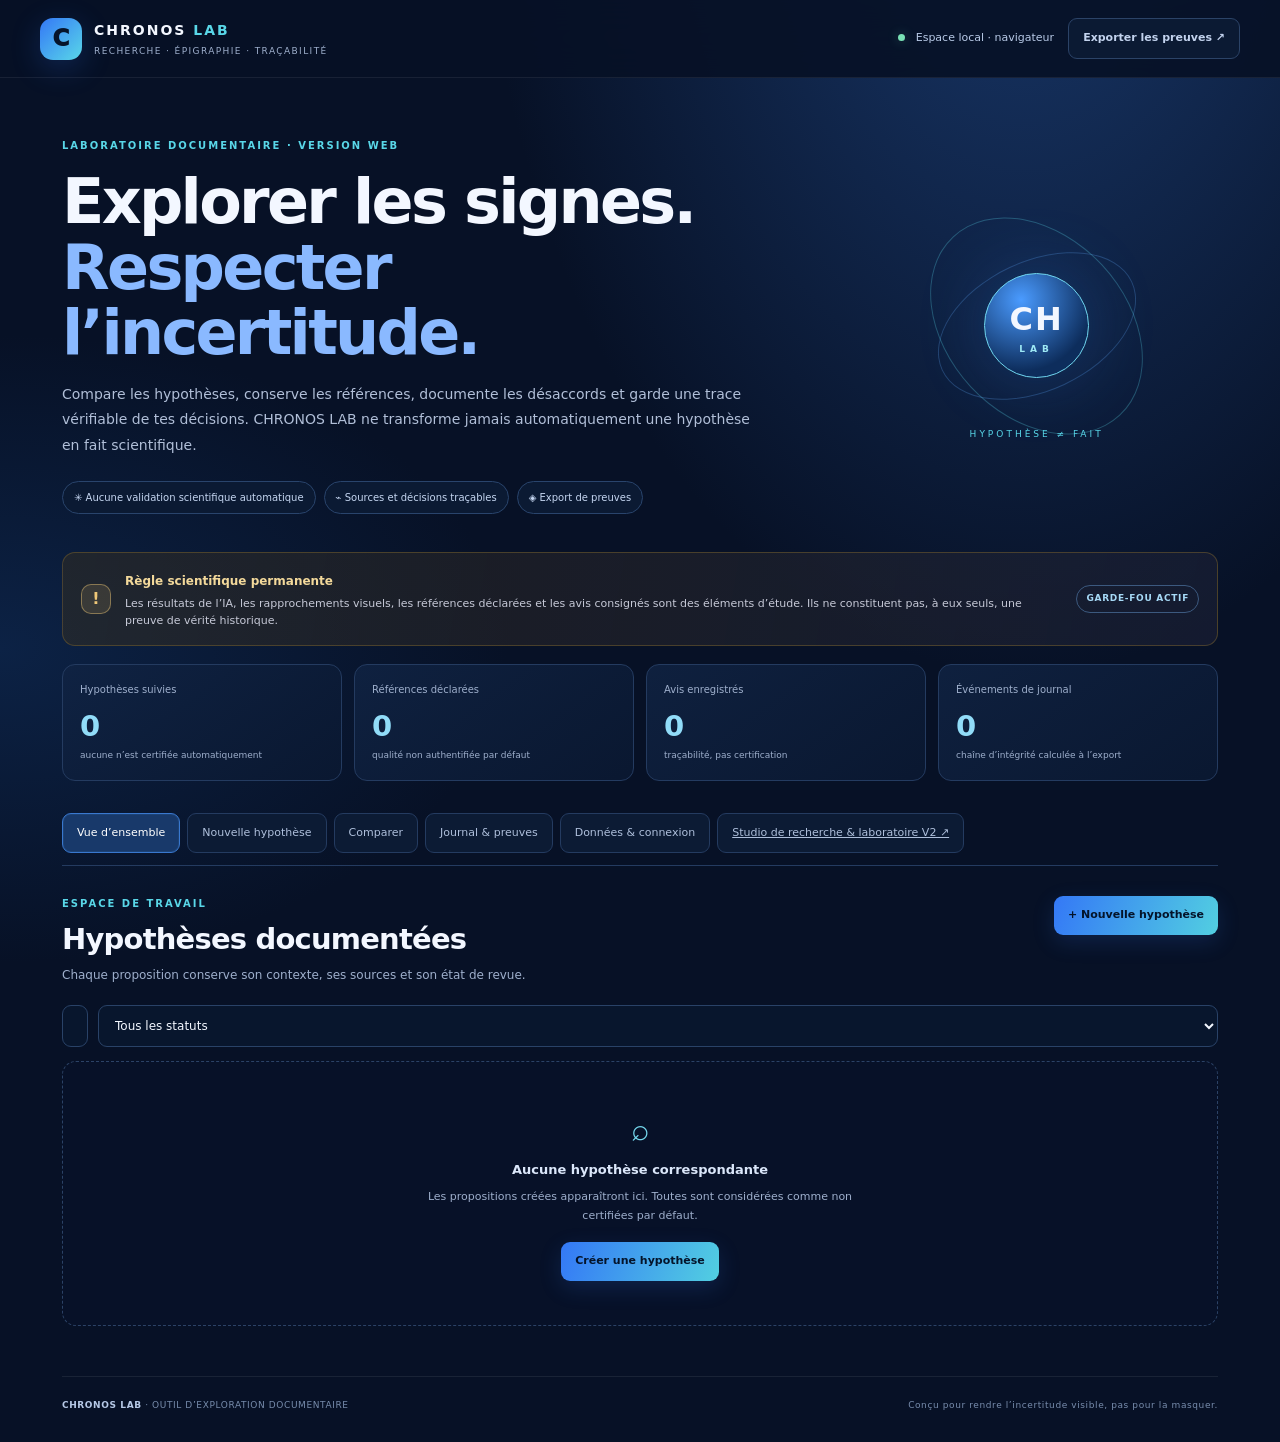
<file: site/index.html>
<!doctype html>
<html lang="fr">
<head>
<meta charset="utf-8"><meta name="viewport" content="width=device-width,initial-scale=1,viewport-fit=cover">
<meta name="theme-color" content="#08152d"><link rel="manifest" href="./manifest.webmanifest"><link rel="icon" href="./icon.svg" type="image/svg+xml"><meta name="apple-mobile-web-app-capable" content="yes"><meta name="description" content="CHRONOS LAB — espace de recherche documentaire, comparaison d'hypothèses et traçabilité épigraphique.">
<title>CHRONOS LAB — espace de recherche</title><link rel="stylesheet" href="./style.css">
</head>
<body>
<header class="topbar"><a class="brand" href="#accueil" aria-label="CHRONOS LAB accueil"><span class="sigil">C</span><span><b>CHRONOS <i>LAB</i></b><small>RECHERCHE · ÉPIGRAPHIE · TRAÇABILITÉ</small></span></a><div class="top-actions"><span class="local-pill"><span></span> Espace local · navigateur</span><button id="exportTop" class="btn btn-quiet">Exporter les preuves ↗</button></div></header>
<main>
<section class="hero" id="accueil"><div class="hero-copy"><div class="eyebrow">LABORATOIRE DOCUMENTAIRE · VERSION WEB</div><h1>Explorer les signes.<br><em>Respecter l’incertitude.</em></h1><p>Compare les hypothèses, conserve les références, documente les désaccords et garde une trace vérifiable de tes décisions. CHRONOS LAB ne transforme jamais automatiquement une hypothèse en fait scientifique.</p><div class="hero-badges"><span>✳ Aucune validation scientifique automatique</span><span>⌁ Sources et décisions traçables</span><span>◈ Export de preuves</span></div></div><div class="hero-stamp"><div class="orbit orbit-a"></div><div class="orbit orbit-b"></div><div class="core">CH<br><small>LAB</small></div><div class="stamp-caption">HYPOTHÈSE ≠ FAIT</div></div></section>
<div class="warning"><span class="warning-icon">!</span><div><b>Règle scientifique permanente</b><p>Les résultats de l’IA, les rapprochements visuels, les références déclarées et les avis consignés sont des éléments d’étude. Ils ne constituent pas, à eux seuls, une preuve de vérité historique.</p></div><span class="status-tag">GARDE-FOU ACTIF</span></div>
<section class="metrics" aria-label="Statistiques du dossier"><article class="metric"><span>Hypothèses suivies</span><strong id="countClaims">0</strong><small>aucune n’est certifiée automatiquement</small></article><article class="metric"><span>Références déclarées</span><strong id="countSources">0</strong><small>qualité non authentifiée par défaut</small></article><article class="metric"><span>Avis enregistrés</span><strong id="countReviews">0</strong><small>traçabilité, pas certification</small></article><article class="metric"><span>Événements de journal</span><strong id="countEvents">0</strong><small>chaîne d’intégrité calculée à l’export</small></article></section>
<nav class="tabs" aria-label="Sections du laboratoire"><button class="tab active" data-view="workspace">Vue d’ensemble</button><button class="tab" data-view="newclaim">Nouvelle hypothèse</button><button class="tab" data-view="compare">Comparer</button><button class="tab" data-view="evidence">Journal & preuves</button><button class="tab" data-view="settings">Données & connexion</button><a class="tab" href="./v2.html#researchops">Studio de recherche & laboratoire V2 ↗</a></nav>
<section class="view active" id="view-workspace"><div class="section-head"><div><div class="eyebrow">ESPACE DE TRAVAIL</div><h2>Hypothèses documentées</h2><p>Chaque proposition conserve son contexte, ses sources et son état de revue.</p></div><button class="btn btn-primary" data-goto="newclaim">+ Nouvelle hypothèse</button></div><div class="toolbar"><input id="searchClaims" placeholder="Rechercher une hypothèse, une écriture ou un artefact…" aria-label="Rechercher"><select id="filterStatus" aria-label="Filtrer par statut"><option value="all">Tous les statuts</option><option value="NEEDS_INDEPENDENT_REVIEW">À relire</option><option value="DISPUTED_REQUIRES_ADJUDICATION">Contestée</option><option value="TWO_REVIEWS_RECORDED_NOT_SCIENTIFIC_CERTIFICATION">Deux avis consignés</option></select></div><div id="claimsList" class="claim-list"><div class="empty-state"><div class="empty-icon">⌕</div><b>Aucune hypothèse dans cet espace</b><p>Ajoute une proposition avec au moins deux références bibliographiques distinctes pour commencer.</p><button class="btn btn-primary" data-goto="newclaim">Créer une hypothèse</button></div></div></section>
<section class="view" id="view-newclaim"><div class="section-head"><div><div class="eyebrow">DOSSIER DOCUMENTAIRE</div><h2>Enregistrer une hypothèse</h2><p>Décris ce qui est proposé, sur quelles sources et dans quel contexte.</p></div><span class="status-tag">NON CERTIFIÉE PAR DÉFAUT</span></div><form id="claimForm" class="panel form-panel"><div class="form-grid"><label>Écriture / culture<input name="culture" required placeholder="Ex. Maya classique, égyptien ancien…"></label><label>Identifiant de l’artefact<input name="artifact_id" placeholder="Inventaire, musée, publication…"></label><label>Type de proposition<select name="claim_type" required><option value="identification">Identification d’un signe</option><option value="transcription">Transcription</option><option value="transliteration">Translittération</option><option value="translation">Traduction</option><option value="dating">Datation</option><option value="interpretation">Interprétation</option></select></label><label class="span-2">Hypothèse à examiner<textarea name="claim_text" required rows="3" placeholder="Formule la proposition de façon précise et réfutable…"></textarea></label><label class="span-2">Contexte, incertitudes et alternatives<textarea name="context" rows="3" placeholder="État de conservation, variantes, lectures concurrentes, limites de l’image…"></textarea></label></div><div class="divider"></div><div class="subhead"><div><h3>Références documentaires</h3><p>Deux références distinctes au minimum. Leur existence, leur qualité et leur indépendance doivent être vérifiées par un humain.</p></div><span class="count-chip">MIN. 2</span></div><div class="source-grid"><div class="source-card"><b>Référence 1</b><label>Titre / ouvrage<input name="source1_title" required></label><label>Citation, auteur, année, page<input name="source1_citation" required></label><label>URL ou DOI<input name="source1_locator" placeholder="https://… ou DOI"></label></div><div class="source-card"><b>Référence 2</b><label>Titre / ouvrage<input name="source2_title" required></label><label>Citation, auteur, année, page<input name="source2_citation" required></label><label>URL ou DOI<input name="source2_locator" placeholder="https://… ou DOI"></label></div></div><label class="consent-line"><input type="checkbox" name="honest" required> Je confirme que cette proposition est une hypothèse de recherche et non un fait scientifiquement certifié.</label><div class="form-actions"><button type="reset" class="btn btn-quiet">Effacer</button><button type="submit" class="btn btn-primary">Enregistrer dans le journal <span>→</span></button></div><p id="claimMessage" class="form-message" role="status"></p></form></section>
<section class="view" id="view-compare"><div class="section-head"><div><div class="eyebrow">LECTURE CONTRADICTOIRE</div><h2>Comparer les hypothèses</h2><p>Sélectionne jusqu’à trois propositions pour examiner côte à côte leurs sources, leur contexte et leurs avis.</p></div></div><div class="compare-layout"><div class="panel"><h3>Choisir les propositions</h3><div id="compareChoices" class="compare-choices"><p class="muted">Ajoute des hypothèses pour activer la comparaison.</p></div><button id="runCompare" class="btn btn-primary" disabled>Comparer la sélection</button></div><div id="compareResults" class="compare-results"><div class="empty-state"><div class="empty-icon">⇄</div><b>La comparaison est prête</b><p>La comparaison organise les preuves déclarées ; elle ne détermine pas automatiquement quelle hypothèse est vraie.</p></div></div></div></section>
<section class="view" id="view-evidence"><div class="section-head"><div><div class="eyebrow">PROVENANCE & INTÉGRITÉ</div><h2>Journal des événements</h2><p>Les créations, revues, imports et exports sont consignés localement. L’export inclut une chaîne de hachage pour révéler certaines modifications ultérieures.</p></div><button class="btn btn-primary" id="verifyChain">Vérifier la chaîne</button></div><div class="integrity-card"><div><span class="integrity-dot"></span><b id="integrityStatus">Intégrité à vérifier à la demande</b><p>Le journal est conservé dans le stockage de ce navigateur. Ce mécanisme ne constitue pas un registre inviolable : un utilisateur ayant accès au stockage peut le modifier ou l’effacer.</p></div><span class="status-tag">SHA-256</span></div><div id="auditList" class="audit-list"></div><div class="form-actions"><button id="exportEvidence" class="btn btn-primary">Télécharger le dossier de preuves JSON ↗</button><button id="exportCsv" class="btn btn-quiet">Exporter les hypothèses CSV</button><label class="btn btn-quiet file-btn">Importer un dossier JSON<input id="importEvidence" type="file" accept="application/json,.json" hidden></label></div><p id="evidenceMessage" class="form-message" role="status"></p></section>
<section class="view" id="view-settings"><div class="section-head"><div><div class="eyebrow">CONFIGURATION</div><h2>Données & connexion</h2><p>Choisis le stockage local ou vérifie une instance de l’API Flask que tu contrôles.</p></div></div><div class="settings-grid"><div class="panel"><h3>Stockage de ce navigateur</h3><p class="muted">Les données sont conservées dans le navigateur actuel. Elles ne sont pas synchronisées automatiquement avec un autre appareil et peuvent être perdues si le stockage est effacé.</p><div class="settings-actions"><button id="downloadBackup" class="btn btn-primary">Créer une sauvegarde</button><button id="clearLocal" class="btn btn-danger">Effacer les données locales</button></div><label class="field-spaced">API Flask (facultatif)<input id="apiBase" placeholder="https://votre-api.example.com"></label><p class="fineprint">La page GitHub Pages est un site statique : elle ne peut pas exécuter le modèle Python/PyTorch. Ne publie pas une API d’écriture sans authentification et contrôle d’accès. Ne saisis jamais de mot de passe ou de clé secrète dans une page publique.</p><button id="checkApi" class="btn btn-quiet">Tester le statut de l’API</button><pre id="apiResult" class="api-result" aria-live="polite">API non configurée.</pre></div><div class="panel"><h3>Ce que les statuts signifient</h3><div class="status-explainer"><b>À relire</b><p>Une proposition est enregistrée ; aucune validation indépendante suffisante n’est consignée.</p></div><div class="status-explainer"><b>Contestée</b><p>Au moins un avis est en désaccord. Une procédure d’arbitrage humaine est nécessaire.</p></div><div class="status-explainer"><b>Deux avis consignés</b><p>Deux avis concordants ont été enregistrés. Ce statut n’est jamais une certification scientifique.</p></div><div class="status-explainer"><b>Calibration indisponible</b><p>Le modèle doit s’abstenir de valider sa proposition, mais peut afficher des candidats exploratoires.</p></div></div></div></section>
<footer><div><b>CHRONOS LAB</b><span> · OUTIL D’EXPLORATION DOCUMENTAIRE</span></div><p>Conçu pour rendre l’incertitude visible, pas pour la masquer.</p></footer>
</main><div id="toast" class="toast" role="status" aria-live="polite"></div><script src="./app.js" defer></script>
</body></html>
</file>
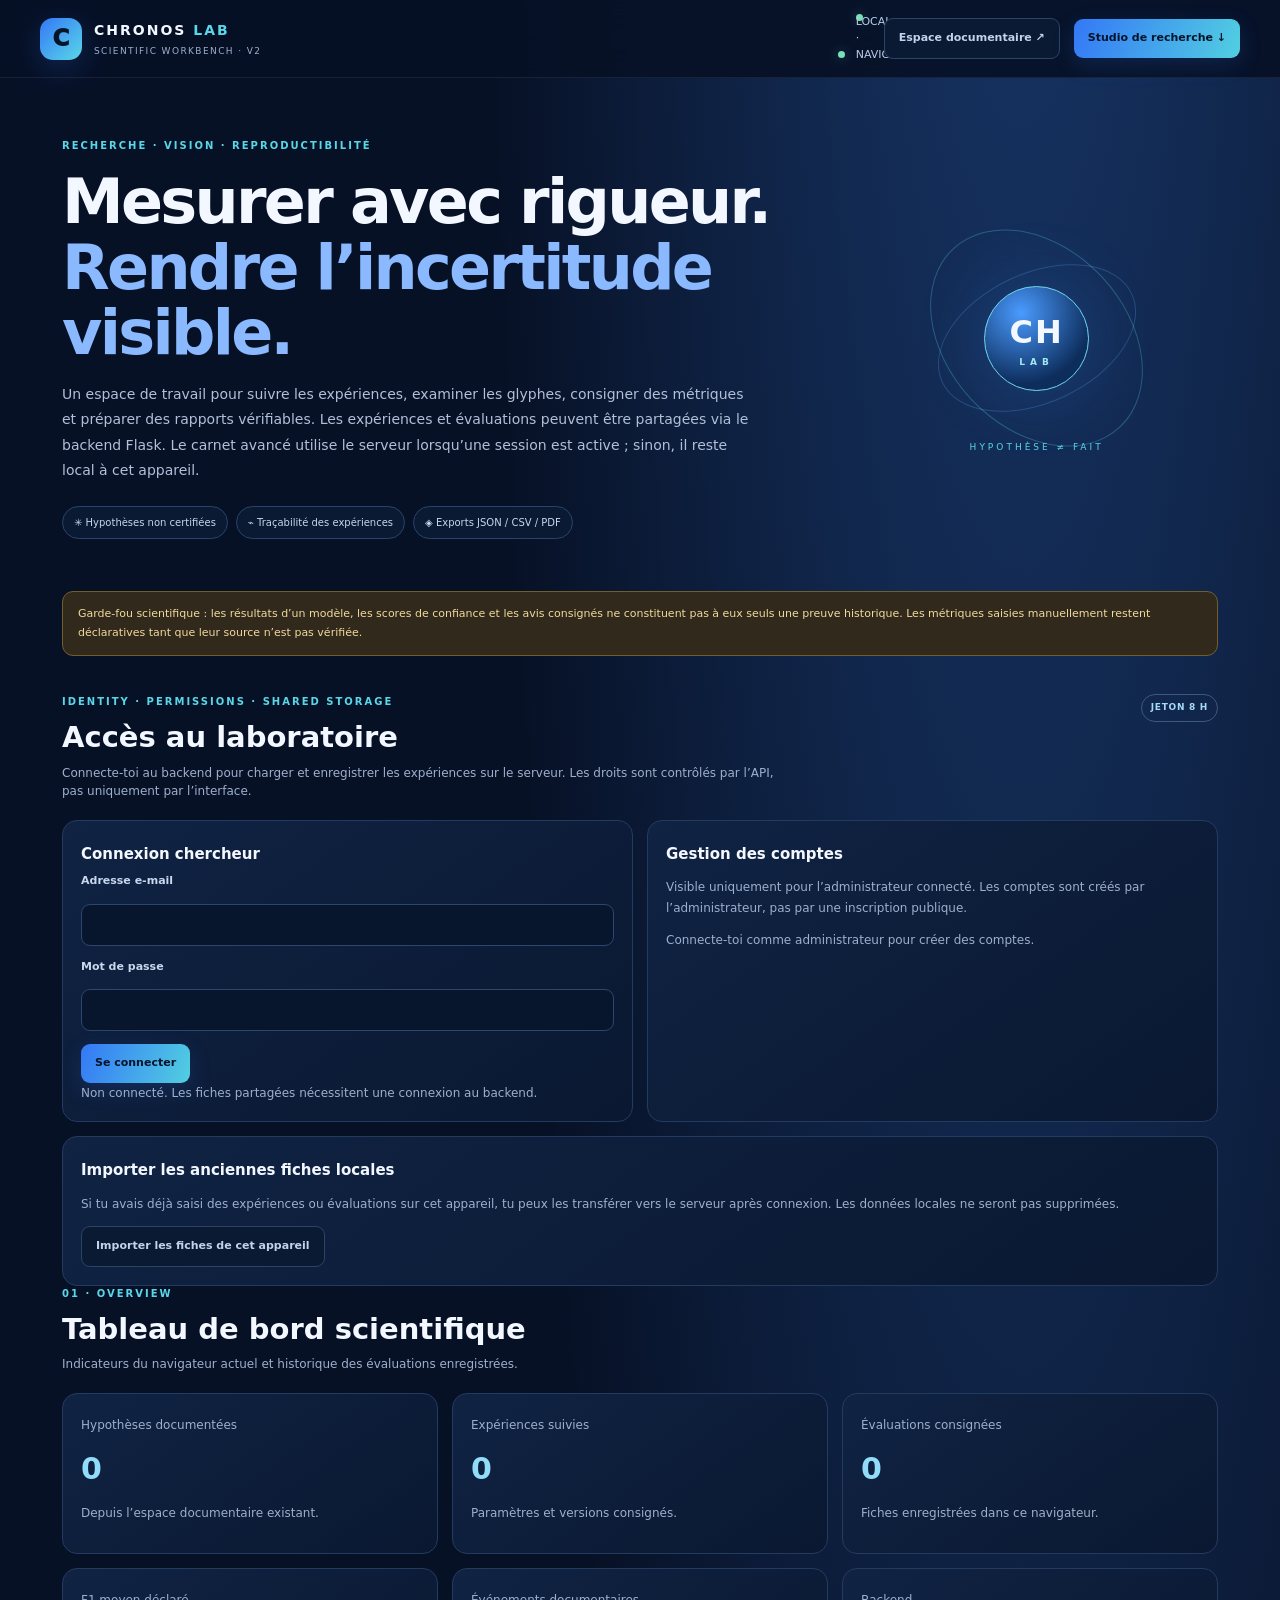
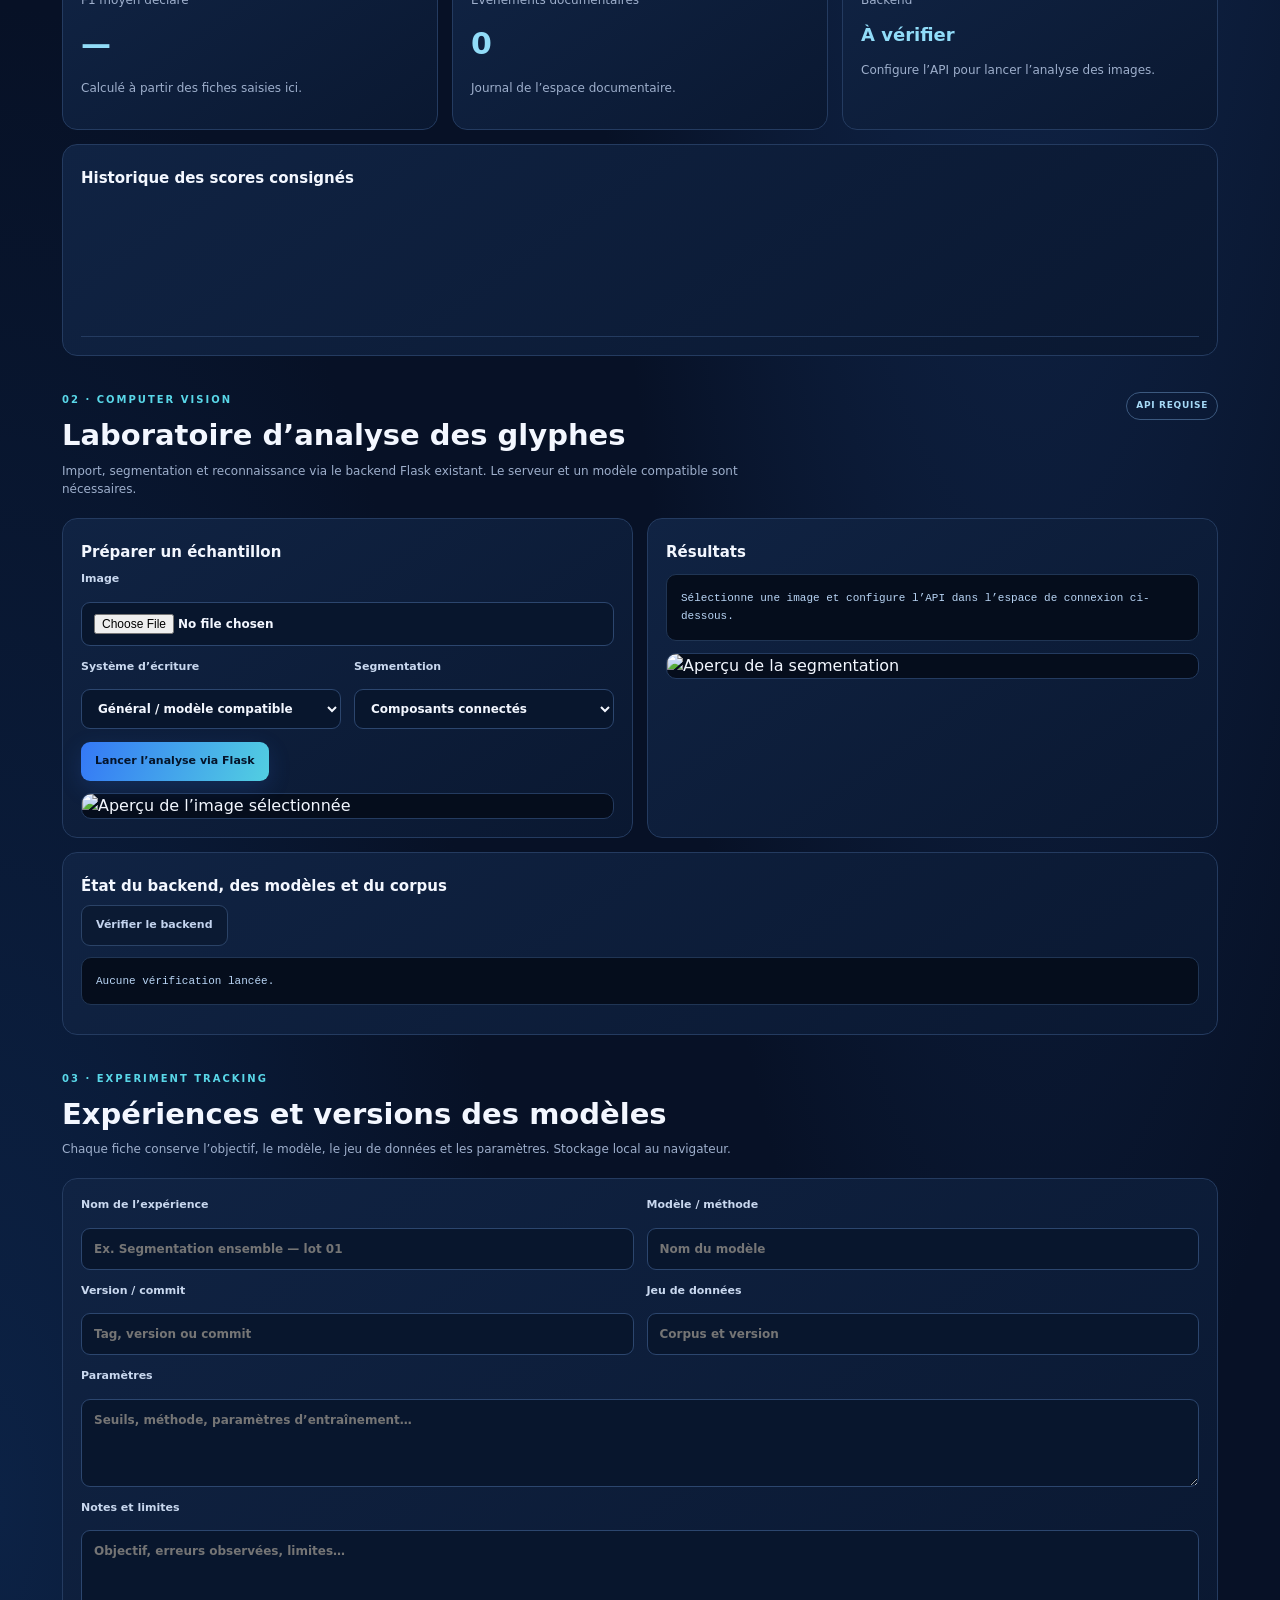
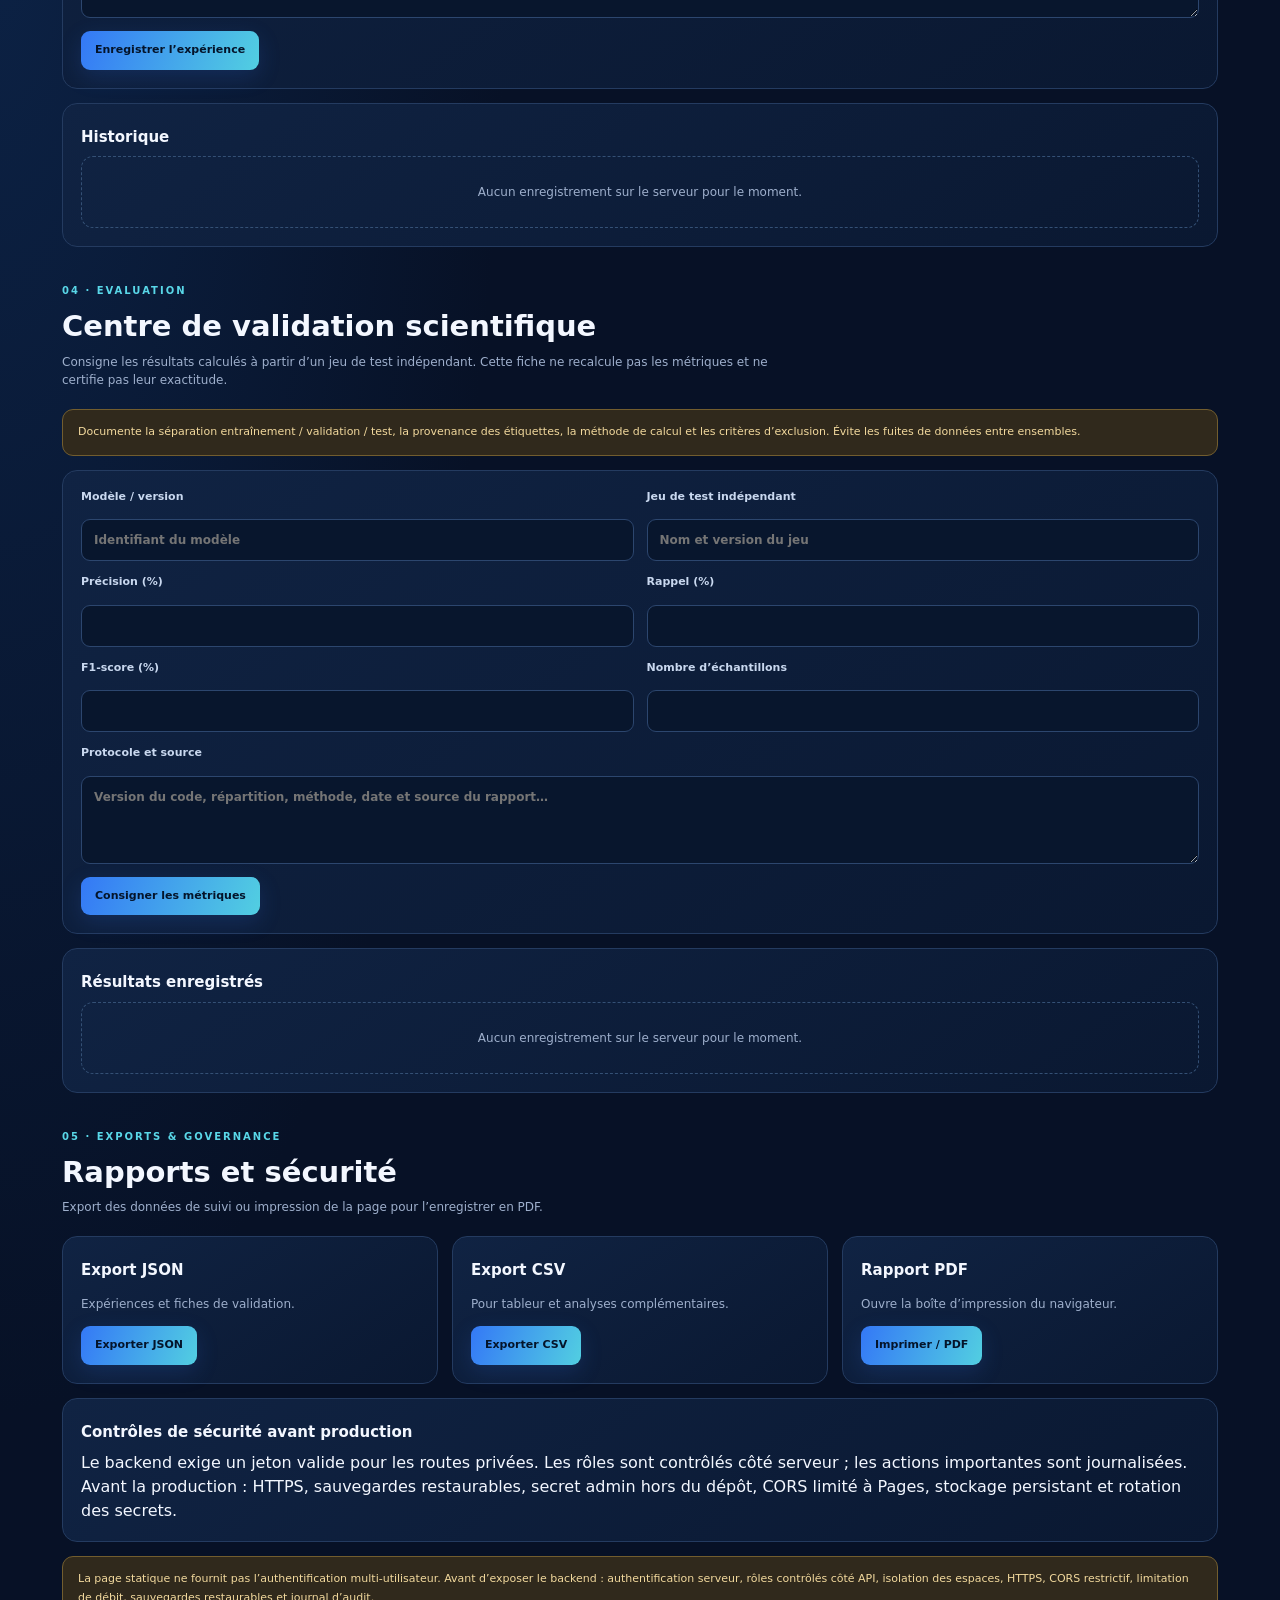
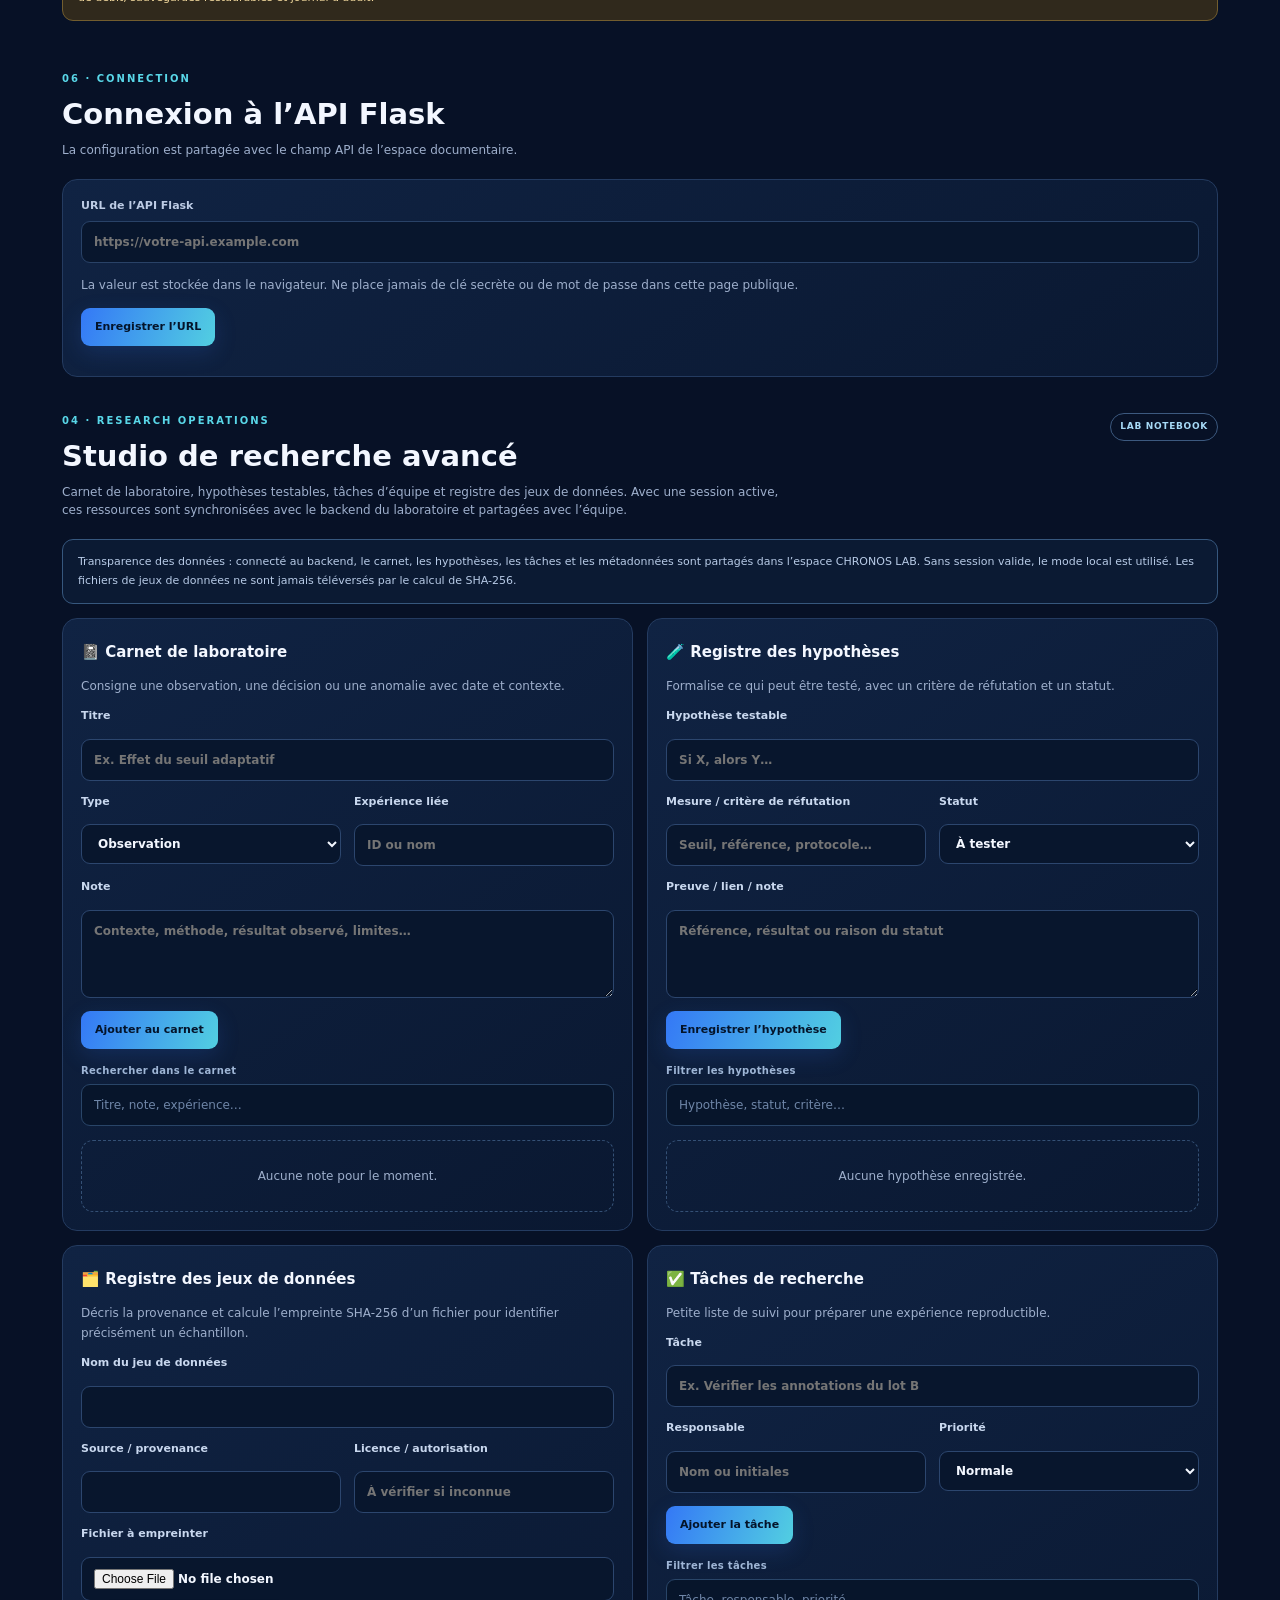
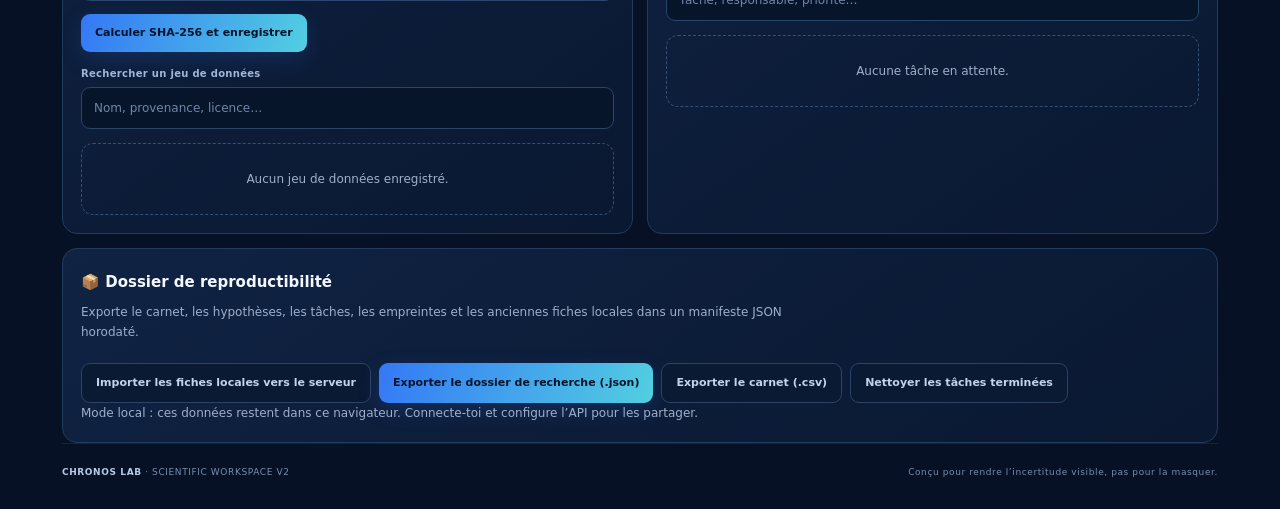
<file: site/v2.html>
<!doctype html>
<html lang="fr">
<head>
<meta charset="utf-8"><meta name="viewport" content="width=device-width,initial-scale=1,viewport-fit=cover">
<meta name="theme-color" content="#071126"><meta name="description" content="CHRONOS LAB V2 — laboratoire de recherche, traçabilité, glyphes et validation scientifique.">
<title>CHRONOS LAB V2 — Scientific Workbench</title>
<link rel="stylesheet" href="./style.css"><link rel="stylesheet" href="./v2.css">
</head>
<body>
<header class="topbar"><a class="brand" href="./index.html"><span class="sigil">C</span><span><b>CHRONOS <i>LAB</i></b><small>SCIENTIFIC WORKBENCH · V2</small></span></a><div class="top-actions"><span class="local-pill"><span></span> <span id="clStorageMode">LOCAL · NAVIGATEUR</span></span><a class="btn btn-quiet" href="./index.html">Espace documentaire ↗</a><a class="btn btn-primary" href="#researchops">Studio de recherche ↓</a></div></header>
<main>
<section class="hero"><div class="hero-copy"><div class="v2-kicker">RECHERCHE · VISION · REPRODUCTIBILITÉ</div><h1>Mesurer avec rigueur.<br><em>Rendre l’incertitude visible.</em></h1><p>Un espace de travail pour suivre les expériences, examiner les glyphes, consigner des métriques et préparer des rapports vérifiables. Les expériences et évaluations peuvent être partagées via le backend Flask. Le carnet avancé utilise le serveur lorsqu’une session est active ; sinon, il reste local à cet appareil.</p><div class="hero-badges"><span>✳ Hypothèses non certifiées</span><span>⌁ Traçabilité des expériences</span><span>◈ Exports JSON / CSV / PDF</span></div></div><div class="hero-stamp"><div class="orbit orbit-a"></div><div class="orbit orbit-b"></div><div class="core">CH<br><small>LAB</small></div><div class="stamp-caption">HYPOTHÈSE ≠ FAIT</div></div></section>
<div class="v2-notice warn">Garde-fou scientifique : les résultats d’un modèle, les scores de confiance et les avis consignés ne constituent pas à eux seuls une preuve historique. Les métriques saisies manuellement restent déclaratives tant que leur source n’est pas vérifiée.</div>
<section id="account" style="padding-top:24px"><div class="v2-head"><div><div class="v2-kicker">IDENTITY · PERMISSIONS · SHARED STORAGE</div><h2>Accès au laboratoire</h2><p>Connecte-toi au backend pour charger et enregistrer les expériences sur le serveur. Les droits sont contrôlés par l’API, pas uniquement par l’interface.</p></div><span class="status-tag">JETON 8 H</span></div>
<div class="v2-grid" style="grid-template-columns:repeat(2,minmax(0,1fr))">
<article class="v2-card"><h3>Connexion chercheur</h3><form id="v2LoginForm" class="v2-form"><label class="v2-span">Adresse e-mail<input name="email" type="email" autocomplete="username" required maxlength="254"></label><label class="v2-span">Mot de passe<input name="password" type="password" autocomplete="current-password" required></label><div class="v2-span"><button class="btn btn-primary" type="submit">Se connecter</button></div></form><div id="v2AuthStatus" class="v2-muted" role="status" aria-live="polite">Non connecté. Configure l’URL de l’API plus bas, puis connecte-toi.</div><button id="v2Logout" class="btn btn-quiet" type="button" hidden>Se déconnecter</button></article>
<article class="v2-card"><h3>Gestion des comptes</h3><p>Visible uniquement pour l’administrateur connecté. Les comptes sont créés par l’administrateur, pas par une inscription publique.</p><form id="v2UserForm" class="v2-form" hidden><label>Nom affiché<input name="display_name" required maxlength="120"></label><label>E-mail<input name="email" type="email" required maxlength="254"></label><label>Rôle<select name="role"><option value="researcher">Chercheur — expériences et évaluations</option><option value="evaluator">Évaluateur — lecture et évaluations</option></select></label><label>Mot de passe initial<input name="password" type="password" minlength="14" required autocomplete="new-password"></label><div class="v2-span"><button class="btn btn-primary" type="submit">Créer le compte</button></div></form><div id="v2UsersList" class="v2-muted">Connecte-toi comme administrateur pour créer des comptes.</div></article>
</div>
<article class="v2-card" style="margin-top:14px"><h3>Importer les anciennes fiches locales</h3><p>Si tu avais déjà saisi des expériences ou évaluations sur cet appareil, tu peux les transférer vers le serveur après connexion. Les données locales ne seront pas supprimées.</p><button id="v2SyncLocal" class="btn btn-quiet" type="button" disabled>Importer les fiches de cet appareil</button><span id="v2ImportStatus" class="v2-muted" role="status" aria-live="polite"></span></article>
</section>
<section id="dashboard"><div class="v2-head"><div><div class="v2-kicker">01 · OVERVIEW</div><h2>Tableau de bord scientifique</h2><p>Indicateurs du navigateur actuel et historique des évaluations enregistrées.</p></div></div>
<div class="v2-grid">
<article class="v2-card"><span class="v2-muted">Hypothèses documentées</span><strong class="v2-value" id="v2ClaimCount">0</strong><p>Depuis l’espace documentaire existant.</p></article>
<article class="v2-card"><span class="v2-muted">Expériences suivies</span><strong class="v2-value" id="v2ExperimentCount">0</strong><p>Paramètres et versions consignés.</p></article>
<article class="v2-card"><span class="v2-muted">Évaluations consignées</span><strong class="v2-value" id="v2ValidationCount">0</strong><p>Fiches enregistrées dans ce navigateur.</p></article>
<article class="v2-card"><span class="v2-muted">F1 moyen déclaré</span><strong class="v2-value" id="v2AverageF1">—</strong><p>Calculé à partir des fiches saisies ici.</p></article>
<article class="v2-card"><span class="v2-muted">Événements documentaires</span><strong class="v2-value" id="v2EventCount">0</strong><p>Journal de l’espace documentaire.</p></article>
<article class="v2-card"><span class="v2-muted">Backend</span><strong class="v2-value" style="font-size:18px">À vérifier</strong><p>Configure l’API pour lancer l’analyse des images.</p></article>
</div>
<div class="v2-card" style="margin-top:14px"><h3>Historique des scores consignés</h3><div id="v2ValidationChart" class="v2-chart"></div></div></section>
<section id="glyphlab" style="padding-top:36px"><div class="v2-head"><div><div class="v2-kicker">02 · COMPUTER VISION</div><h2>Laboratoire d’analyse des glyphes</h2><p>Import, segmentation et reconnaissance via le backend Flask existant. Le serveur et un modèle compatible sont nécessaires.</p></div><span class="status-tag">API REQUISE</span></div>
<div class="v2-grid" style="grid-template-columns:repeat(2,minmax(0,1fr))"><article class="v2-card"><h3>Préparer un échantillon</h3><form id="v2AnalyzeImage" class="v2-form">
<label class="v2-span">Image<input id="v2Image" type="file" accept="image/png,image/jpeg,image/webp,image/bmp,image/tiff" required></label>
<label>Système d’écriture<select id="v2Script"><option value="general">Général / modèle compatible</option><option value="maya_classical">Maya classique</option><option value="egyptian_hieroglyphs">Hiéroglyphes égyptiens</option><option value="cuneiform">Cunéiforme</option><option value="linear_b">Linéaire B</option><option value="linear_a">Linéaire A</option></select></label>
<label>Segmentation<select id="v2Segmentation"><option value="components">Composants connectés</option><option value="watershed">Watershed</option><option value="ensemble">Ensemble</option></select></label>
<div class="v2-span"><button class="btn btn-primary" type="submit">Lancer l’analyse via Flask</button></div></form><img id="v2ImagePreview" class="v2-preview" alt="Aperçu de l’image sélectionnée" hidden></article>
<article class="v2-card"><h3>Résultats</h3><pre id="v2GlyphResult" class="v2-result" aria-live="polite">Sélectionne une image et configure l’API dans l’espace de connexion ci-dessous.</pre><img id="v2ServerPreview" class="v2-preview" alt="Aperçu de la segmentation" hidden></article></div>
<div class="v2-card" style="margin-top:14px"><h3>État du backend, des modèles et du corpus</h3><button id="v2CheckBackend" class="btn btn-quiet">Vérifier le backend</button><pre id="v2BackendStatus" class="v2-result">Aucune vérification lancée.</pre></div></section>
<section id="experiments" style="padding-top:36px"><div class="v2-head"><div><div class="v2-kicker">03 · EXPERIMENT TRACKING</div><h2>Expériences et versions des modèles</h2><p>Chaque fiche conserve l’objectif, le modèle, le jeu de données et les paramètres. Stockage local au navigateur.</p></div></div>
<article class="v2-card"><form id="v2ExperimentForm" class="v2-form">
<label>Nom de l’expérience<input name="name" required placeholder="Ex. Segmentation ensemble — lot 01"></label><label>Modèle / méthode<input name="model" required placeholder="Nom du modèle"></label>
<label>Version / commit<input name="version" placeholder="Tag, version ou commit"></label><label>Jeu de données<input name="dataset" required placeholder="Corpus et version"></label>
<label class="v2-span">Paramètres<textarea name="parameters" placeholder="Seuils, méthode, paramètres d’entraînement…"></textarea></label><label class="v2-span">Notes et limites<textarea name="notes" placeholder="Objectif, erreurs observées, limites…"></textarea></label>
<div class="v2-span"><button class="btn btn-primary" type="submit">Enregistrer l’expérience</button></div></form></article>
<div class="v2-card" style="margin-top:14px"><h3>Historique</h3><div id="v2ExperimentsList"></div></div></section>
<section id="validation" style="padding-top:36px"><div class="v2-head"><div><div class="v2-kicker">04 · EVALUATION</div><h2>Centre de validation scientifique</h2><p>Consigne les résultats calculés à partir d’un jeu de test indépendant. Cette fiche ne recalcule pas les métriques et ne certifie pas leur exactitude.</p></div></div>
<div class="v2-notice warn">Documente la séparation entraînement / validation / test, la provenance des étiquettes, la méthode de calcul et les critères d’exclusion. Évite les fuites de données entre ensembles.</div>
<article class="v2-card"><form id="v2ValidationForm" class="v2-form">
<label>Modèle / version<input name="model" required placeholder="Identifiant du modèle"></label><label>Jeu de test indépendant<input name="dataset" required placeholder="Nom et version du jeu"></label>
<label>Précision (%)<input name="precision" type="number" min="0" max="100" step="0.01" required></label><label>Rappel (%)<input name="recall" type="number" min="0" max="100" step="0.01" required></label>
<label>F1-score (%)<input name="f1" type="number" min="0" max="100" step="0.01" required></label><label>Nombre d’échantillons<input name="samples" type="number" min="0" step="1" required></label>
<label class="v2-span">Protocole et source<textarea name="protocol" required placeholder="Version du code, répartition, méthode, date et source du rapport…"></textarea></label><div class="v2-span"><button class="btn btn-primary" type="submit">Consigner les métriques</button></div></form></article>
<div class="v2-card" style="margin-top:14px"><h3>Résultats enregistrés</h3><div id="v2ValidationsList"></div></div></section>
<section id="reports" style="padding-top:36px"><div class="v2-head"><div><div class="v2-kicker">05 · EXPORTS & GOVERNANCE</div><h2>Rapports et sécurité</h2><p>Export des données de suivi ou impression de la page pour l’enregistrer en PDF.</p></div></div>
<div class="v2-grid"><article class="v2-card"><h3>Export JSON</h3><p>Expériences et fiches de validation.</p><button id="v2ExportJson" class="btn btn-primary">Exporter JSON</button></article><article class="v2-card"><h3>Export CSV</h3><p>Pour tableur et analyses complémentaires.</p><button id="v2ExportCsv" class="btn btn-primary">Exporter CSV</button></article><article class="v2-card"><h3>Rapport PDF</h3><p>Ouvre la boîte d’impression du navigateur.</p><button id="v2PrintReport" class="btn btn-primary">Imprimer / PDF</button></article></div>
<article class="v2-card" style="margin-top:14px"><h3>Contrôles de sécurité avant production</h3><div id="v2SecurityChecklist" class="v2-checklist"></div></article>
<div class="v2-notice warn">La page statique ne fournit pas l’authentification multi-utilisateur. Avant d’exposer le backend : authentification serveur, rôles contrôlés côté API, isolation des espaces, HTTPS, CORS restrictif, limitation de débit, sauvegardes restaurables et journal d’audit.</div></section>
<section id="connection" style="padding-top:36px"><div class="v2-head"><div><div class="v2-kicker">06 · CONNECTION</div><h2>Connexion à l’API Flask</h2><p>La configuration est partagée avec le champ API de l’espace documentaire.</p></div></div><article class="v2-card"><label>URL de l’API Flask<input id="apiBase" class="v2-field" placeholder="https://votre-api.example.com"></label><p class="v2-muted">La valeur est stockée dans le navigateur. Ne place jamais de clé secrète ou de mot de passe dans cette page publique.</p><button id="saveApiBase" class="btn btn-primary">Enregistrer l’URL</button><p id="apiSaved" class="v2-muted" aria-live="polite"></p></article></section>
<section id="researchops" style="padding-top:36px">
 <div class="v2-head"><div><div class="v2-kicker">04 · RESEARCH OPERATIONS</div><h2>Studio de recherche avancé</h2><p>Carnet de laboratoire, hypothèses testables, tâches d’équipe et registre des jeux de données. Avec une session active, ces ressources sont synchronisées avec le backend du laboratoire et partagées avec l’équipe.</p></div><span class="status-tag">LAB NOTEBOOK</span></div>
 <div class="v2-notice">Transparence des données : connecté au backend, le carnet, les hypothèses, les tâches et les métadonnées sont partagés dans l’espace CHRONOS LAB. Sans session valide, le mode local est utilisé. Les fichiers de jeux de données ne sont jamais téléversés par le calcul de SHA-256.</div>
 <div class="v2-grid" style="grid-template-columns:repeat(2,minmax(0,1fr))">
  <article class="v2-card"><h3>📓 Carnet de laboratoire</h3><p>Consigne une observation, une décision ou une anomalie avec date et contexte.</p>
   <form id="clNotebookForm" class="v2-form"><label class="v2-span">Titre<input name="title" maxlength="140" required placeholder="Ex. Effet du seuil adaptatif"></label><label>Type<select name="kind"><option>Observation</option><option>Décision</option><option>Anomalie</option><option>Résultat négatif</option><option>Question ouverte</option></select></label><label>Expérience liée<input name="experiment" maxlength="140" placeholder="ID ou nom"></label><label class="v2-span">Note<textarea name="body" maxlength="5000" required placeholder="Contexte, méthode, résultat observé, limites…"></textarea></label><div class="v2-span"><button class="btn btn-primary" type="submit">Ajouter au carnet</button></div></form><label class="cl-search-label" for="clNotebookSearch">Rechercher dans le carnet</label><input id="clNotebookSearch" class="cl-search" type="search" placeholder="Titre, note, expérience…" autocomplete="off"><div id="clNotebookList" class="cl-list"></div>
  </article>
  <article class="v2-card"><h3>🧪 Registre des hypothèses</h3><p>Formalise ce qui peut être testé, avec un critère de réfutation et un statut.</p>
   <form id="clHypothesisForm" class="v2-form"><label class="v2-span">Hypothèse testable<input name="claim" maxlength="500" required placeholder="Si X, alors Y…"></label><label>Mesure / critère de réfutation<input name="criterion" maxlength="300" required placeholder="Seuil, référence, protocole…"></label><label>Statut<select name="status"><option>À tester</option><option>En cours</option><option>Étayée</option><option>Réfutée</option><option>Non concluante</option></select></label><label class="v2-span">Preuve / lien / note<textarea name="evidence" maxlength="2000" placeholder="Référence, résultat ou raison du statut"></textarea></label><div class="v2-span"><button class="btn btn-primary" type="submit">Enregistrer l’hypothèse</button></div></form><label class="cl-search-label" for="clHypothesisSearch">Filtrer les hypothèses</label><input id="clHypothesisSearch" class="cl-search" type="search" placeholder="Hypothèse, statut, critère…" autocomplete="off"><div id="clHypothesisList" class="cl-list"></div>
  </article>
  <article class="v2-card"><h3>🗂️ Registre des jeux de données</h3><p>Décris la provenance et calcule l’empreinte SHA-256 d’un fichier pour identifier précisément un échantillon.</p>
   <form id="clDatasetForm" class="v2-form"><label class="v2-span">Nom du jeu de données<input name="name" maxlength="160" required></label><label>Source / provenance<input name="source" maxlength="300" required></label><label>Licence / autorisation<input name="license" maxlength="160" placeholder="À vérifier si inconnue"></label><label class="v2-span">Fichier à empreinter<input id="clDatasetFile" type="file" required></label><div class="v2-span"><button class="btn btn-primary" type="submit">Calculer SHA-256 et enregistrer</button></div></form><label class="cl-search-label" for="clDatasetSearch">Rechercher un jeu de données</label><input id="clDatasetSearch" class="cl-search" type="search" placeholder="Nom, provenance, licence…" autocomplete="off"><div id="clDatasetList" class="cl-list"></div>
  </article>
  <article class="v2-card"><h3>✅ Tâches de recherche</h3><p>Petite liste de suivi pour préparer une expérience reproductible.</p>
   <form id="clTaskForm" class="v2-form"><label class="v2-span">Tâche<input name="title" maxlength="220" required placeholder="Ex. Vérifier les annotations du lot B"></label><label>Responsable<input name="owner" maxlength="120" placeholder="Nom ou initiales"></label><label>Priorité<select name="priority"><option>Normale</option><option>Haute</option><option>Critique</option><option>Basse</option></select></label><div class="v2-span"><button class="btn btn-primary" type="submit">Ajouter la tâche</button></div></form><label class="cl-search-label" for="clTaskSearch">Filtrer les tâches</label><input id="clTaskSearch" class="cl-search" type="search" placeholder="Tâche, responsable, priorité…" autocomplete="off"><div id="clTaskList" class="cl-list"></div>
  </article>
 </div>
 <article class="v2-card" style="margin-top:14px"><div class="v2-head"><div><h3>📦 Dossier de reproductibilité</h3><p>Exporte le carnet, les hypothèses, les tâches, les empreintes et les anciennes fiches locales dans un manifeste JSON horodaté.</p></div></div><div class="v2-actions"><button class="btn btn-quiet" id="clImportLocal" type="button">Importer les fiches locales vers le serveur</button><button class="btn btn-primary" id="clExportBundle" type="button">Exporter le dossier de recherche (.json)</button><button class="btn btn-quiet" id="clExportNotes" type="button">Exporter le carnet (.csv)</button><button class="btn btn-quiet" id="clClearCompleted" type="button">Nettoyer les tâches terminées</button></div><div id="clBundleStatus" class="v2-muted" role="status" aria-live="polite"></div></article>
</section>

<nav class="mobile-workbench-dock" aria-label="Navigation rapide du laboratoire">
 <a href="#dashboard"><span aria-hidden="true">◫</span><small>Vue d’ensemble</small></a>
 <a href="#glyphlab"><span aria-hidden="true">⌕</span><small>Glyphes</small></a>
 <a href="#experiments"><span aria-hidden="true">⚗</span><small>Expériences</small></a>
 <a href="#validation"><span aria-hidden="true">✓</span><small>Validation</small></a>
 <a href="#researchops"><span aria-hidden="true">▤</span><small>Studio</small></a>
</nav>
<footer><div><b>CHRONOS LAB</b><span> · SCIENTIFIC WORKSPACE V2</span></div><p>Conçu pour rendre l’incertitude visible, pas pour la masquer.</p></footer>
</main><div id="toast" class="toast" role="status" aria-live="polite"></div>
<script src="./v2.js" defer></script>
<script defer>
document.addEventListener('DOMContentLoaded',()=>{const input=document.querySelector('#apiBase'),key='chronos-lab-api-base-v1';input.value=localStorage.getItem(key)||'';document.querySelector('#saveApiBase').addEventListener('click',()=>{localStorage.setItem(key,input.value.trim().replace(/\/$/,''));document.querySelector('#apiSaved').textContent='URL enregistrée dans ce navigateur.';});});
</script>
<script src="./v2-lab.js" defer></script>
</body></html>
</file>
<file: site/style.css>
:root{--bg:#071126;--panel:#0c1b37;--panel2:#102345;--line:#243b60;--blue:#3478f6;--cyan:#59d7e8;--ink:#f3f7ff;--muted:#9eafcc;--gold:#f0c878;--green:#79e1b5;--red:#ff8f9c;box-sizing:border-box}*{box-sizing:border-box}html{scroll-behavior:smooth}body{margin:0;background:radial-gradient(ellipse at 80% -15%,#1a3b70 0,transparent 38%),radial-gradient(ellipse at 0% 45%,#0c2245 0,transparent 28%),var(--bg);color:var(--ink);font-family:Inter,ui-sans-serif,system-ui,-apple-system,"Segoe UI",sans-serif;line-height:1.5}.topbar{height:78px;padding:0 max(22px,calc((100vw - 1200px)/2));display:flex;align-items:center;justify-content:space-between;gap:20px;border-bottom:1px solid #ffffff12;background:#071126e8;backdrop-filter:blur(18px);position:sticky;top:0;z-index:5}.brand{display:flex;gap:12px;align-items:center;text-decoration:none;color:var(--ink)}.sigil{width:42px;height:42px;display:grid;place-items:center;border-radius:13px;background:linear-gradient(135deg,var(--blue),var(--cyan));color:#06142a;font-weight:950;font-size:23px;box-shadow:0 8px 30px #3478f638}.brand b{font-size:14px;letter-spacing:2px}.brand i{color:var(--cyan);font-style:normal}.brand small{display:block;color:var(--muted);font-size:9px;letter-spacing:1.4px;margin-top:3px}.top-actions{display:flex;align-items:center;gap:14px}.local-pill{font-size:11px;color:#b9cbe8}.local-pill span,.integrity-dot{display:inline-block;width:7px;height:7px;background:var(--green);border-radius:50%;margin-right:7px;box-shadow:0 0 12px #79e1b555}main{max-width:1200px;padding:0 22px;margin:auto}.hero{display:grid;grid-template-columns:minmax(0,1.35fr) minmax(230px,.65fr);gap:40px;align-items:center;padding:60px 0 38px}.eyebrow{font-size:10px;letter-spacing:2px;color:var(--cyan);font-weight:850}.hero h1{font-size:clamp(36px,5vw,62px);letter-spacing:-2.7px;line-height:1.06;margin:16px 0}.hero h1 em{font-style:normal;color:#8ab9ff}.hero p{color:#b1bfd8;max-width:700px;line-height:1.8;font-size:14px}.hero-badges{display:flex;gap:8px;flex-wrap:wrap;margin-top:23px}.hero-badges span{font-size:10px;border:1px solid #29446c;padding:8px 11px;border-radius:24px;color:#c5d6f1;background:#0b1a33}.hero-stamp{height:240px;position:relative;display:grid;place-items:center;overflow:hidden}.orbit{position:absolute;border:1px solid #4a82c65e;border-radius:50%;transform:rotate(-25deg)}.orbit-a{width:210px;height:130px}.orbit-b{width:245px;height:180px;transform:rotate(47deg);border-color:#59d7e84a}.core{width:105px;height:105px;border-radius:50%;display:grid;place-content:center;text-align:center;background:radial-gradient(circle at 35% 25%,#4a9bff,#0d2d5c 70%);border:1px solid #70d8f2;box-shadow:0 0 70px #3486f53d;font-size:32px;font-weight:900;letter-spacing:2px;z-index:1}.core small{font-size:9px;letter-spacing:5px;color:#9ee9f5}.stamp-caption{position:absolute;bottom:4px;letter-spacing:3px;font-size:9px;color:var(--cyan)}.warning{display:flex;align-items:center;gap:14px;border:1px solid #725d2e8c;background:linear-gradient(100deg,#3a301d75,#1b2035a8);border-radius:13px;padding:15px 18px}.warning-icon{width:30px;height:30px;border-radius:10px;background:#f0c87820;border:1px solid #f0c87870;color:var(--gold);display:grid;place-items:center;font-weight:900;flex-shrink:0}.warning b{font-size:12px;color:#f3d99b}.warning p{margin:3px 0 0;color:#c6c9d7;font-size:11px;line-height:1.6}.status-tag{display:inline-flex;align-items:center;white-space:nowrap;border:1px solid #3c597f;border-radius:30px;padding:6px 9px;color:#a6d9f6;font-size:9px;letter-spacing:.7px;font-weight:800}.warning .status-tag{margin-left:auto}.metrics{display:grid;grid-template-columns:repeat(4,1fr);gap:12px;margin:18px 0 32px}.metric{background:linear-gradient(145deg,#102343d9,#0a1831f2);border:1px solid var(--line);border-radius:13px;padding:17px}.metric span,.metric small{display:block;color:var(--muted);font-size:10px}.metric strong{display:block;font-size:29px;letter-spacing:-1px;margin:8px 0 1px;color:#91dcf8}.metric small{font-size:9px}.tabs{display:flex;gap:7px;overflow:auto;border-bottom:1px solid var(--line);padding:0 0 12px}.tab{background:#0c1b34;border:1px solid var(--line);border-radius:9px;padding:11px 14px;color:#aebfdb;white-space:nowrap;cursor:pointer;font:inherit;font-size:11px}.tab.active{color:white;background:#18396a;border-color:#3978cf;box-shadow:inset 0 0 0 1px #4b92d51c}.view{display:none;padding:30px 0 50px}.view.active{display:block}.section-head{display:flex;align-items:flex-start;justify-content:space-between;gap:20px;margin-bottom:21px}.section-head h2{font-size:29px;letter-spacing:-.8px;margin:7px 0 4px}.section-head p{font-size:12px;color:var(--muted);margin:0;max-width:690px}.btn{display:inline-flex;align-items:center;justify-content:center;gap:10px;padding:11px 14px;border-radius:9px;font:inherit;font-size:11px;font-weight:750;cursor:pointer;text-decoration:none;transition:transform .15s,border-color .15s}.btn:hover{transform:translateY(-1px)}.btn-primary{border:0;background:linear-gradient(110deg,#3478f6,#52cfe1);color:#04142a;box-shadow:0 7px 22px #3478f62b}.btn-quiet{border:1px solid #2b4367;background:#0b1a33;color:#c3d3ee}.btn-danger{border:1px solid #78404e;background:#311b2a;color:#ffc4cd}.toolbar{display:flex;gap:10px;margin-bottom:14px}.toolbar input{flex:1}.toolbar input,.toolbar select,input,select,textarea{font:inherit;font-size:12px;color:var(--ink);background:#08162d;border:1px solid #294267;border-radius:9px;padding:11px 12px;outline:none;width:100%}input:focus,select:focus,textarea:focus{border-color:var(--cyan);box-shadow:0 0 0 3px #59d7e814}label{display:block;color:#bdcce5;font-size:11px;font-weight:650}label input,label select,label textarea{margin-top:7px}textarea{resize:vertical;line-height:1.6}.claim-list{display:grid;gap:12px}.claim-card{background:linear-gradient(145deg,#102343d9,#0a1831f2);border:1px solid var(--line);border-radius:14px;padding:18px}.claim-top{display:flex;align-items:flex-start;justify-content:space-between;gap:14px}.claim-type{color:var(--cyan);font-size:9px;letter-spacing:1.2px;text-transform:uppercase;font-weight:850}.claim-card h3{margin:6px 0 9px;font-size:16px;line-height:1.45}.claim-meta{display:flex;gap:7px;flex-wrap:wrap;margin-bottom:10px}.meta-chip{font-size:9px;color:#aebfda;border:1px solid #2b4165;border-radius:20px;padding:4px 8px}.claim-text{font-size:12px;color:#d5e0f2;line-height:1.7;white-space:pre-wrap}.claim-foot{display:flex;align-items:center;justify-content:space-between;gap:10px;border-top:1px solid #ffffff0e;margin-top:14px;padding-top:12px}.claim-foot small{color:var(--muted);font-size:10px}.claim-actions{display:flex;gap:7px;flex-wrap:wrap}.mini-btn{border:1px solid #2b4367;background:#0b1a33;color:#c3d3ee;border-radius:8px;padding:7px 9px;font-size:10px;cursor:pointer}.mini-btn:hover{border-color:var(--cyan)}.empty-state{text-align:center;padding:44px 20px;border:1px dashed #2b4266;border-radius:14px;color:var(--muted);background:#0b1a322e}.empty-icon{font-size:31px;color:#75d8ed;margin-bottom:8px}.empty-state b{display:block;color:#dbe7fa;font-size:13px}.empty-state p{font-size:11px;line-height:1.7;max-width:450px;margin:8px auto 17px}.panel{background:linear-gradient(145deg,#102343d9,#0a1831f2);border:1px solid var(--line);border-radius:15px;padding:22px}.form-panel{max-width:900px}.form-grid{display:grid;grid-template-columns:1fr 1fr;gap:16px}.span-2{grid-column:span 2}.divider{height:1px;background:var(--line);margin:23px 0}.subhead{display:flex;align-items:center;justify-content:space-between;gap:16px;margin-bottom:13px}.subhead h3,.panel h3{font-size:14px;margin:0 0 5px}.subhead p,.muted{color:var(--muted);font-size:11px;line-height:1.7;margin:0}.count-chip{font-size:9px;color:var(--cyan);border:1px solid #31547c;border-radius:30px;padding:6px 9px}.source-grid{display:grid;grid-template-columns:1fr 1fr;gap:13px}.source-card{padding:15px;border:1px solid #2a4166;border-radius:12px;background:#08162b}.source-card>b{font-size:11px;color:#9cdbf3}.source-card label{margin-top:13px}.consent-line{display:flex;align-items:flex-start;gap:9px;margin-top:19px;color:#c5d4ec;line-height:1.6}.consent-line input{width:auto;margin:3px 0 0;accent-color:var(--cyan)}.form-actions{display:flex;justify-content:flex-end;gap:9px;margin-top:20px;flex-wrap:wrap}.form-message{font-size:11px;color:var(--green);min-height:17px}.compare-layout{display:grid;grid-template-columns:minmax(250px,.65fr) minmax(0,1.35fr);gap:14px}.compare-choices{display:grid;gap:8px;margin:16px 0}.compare-choice{display:flex;gap:9px;align-items:flex-start;padding:10px;border:1px solid #2a4166;border-radius:9px;background:#09162c;font-size:11px}.compare-choice input{width:auto;margin:2px 0 0;accent-color:var(--cyan)}.compare-choice small{display:block;color:var(--muted);margin-top:3px}.compare-results{min-width:0}.comparison{display:grid;grid-template-columns:repeat(3,minmax(0,1fr));gap:10px}.comparison-col{border:1px solid var(--line);background:#0a1931;border-radius:12px;padding:13px;min-width:0}.comparison-col h3{font-size:12px;line-height:1.5;overflow-wrap:anywhere}.comparison-col h4{font-size:9px;color:var(--cyan);text-transform:uppercase;letter-spacing:.8px;margin:16px 0 5px}.comparison-col p,.comparison-col li{font-size:10px;color:#bdcce4;line-height:1.6;overflow-wrap:anywhere}.comparison-col ul{padding-left:15px}.integrity-card{display:flex;align-items:flex-start;justify-content:space-between;gap:18px;border:1px solid #2b4368;border-radius:13px;padding:17px;background:#0c1d38}.integrity-card b{font-size:12px}.integrity-card p{font-size:10px;color:var(--muted);line-height:1.7;margin:7px 0 0;max-width:780px}.audit-list{display:grid;gap:8px;margin:15px 0}.audit-item{display:grid;grid-template-columns:110px 1fr auto;gap:13px;align-items:start;border:1px solid #253c60;background:#0b1a32;border-radius:10px;padding:12px}.audit-item time{font-size:9px;color:var(--cyan)}.audit-item b{font-size:11px}.audit-item p{font-size:10px;color:var(--muted);margin:3px 0;line-height:1.6;overflow-wrap:anywhere}.audit-item code{font-size:9px;color:#8ea7cc;max-width:180px;overflow-wrap:anywhere}.file-btn{display:inline-flex;align-items:center}.settings-grid{display:grid;grid-template-columns:1fr 1fr;gap:14px}.settings-grid .panel h3{margin-bottom:10px}.settings-actions{display:flex;gap:8px;flex-wrap:wrap;margin:17px 0}.field-spaced{margin-top:22px}.fineprint{font-size:10px;color:#8fa2c3;line-height:1.7;margin:9px 0 13px}.api-result{font-size:10px;white-space:pre-wrap;overflow-wrap:anywhere;color:#a7c8e8;background:#071329;border:1px solid #203858;padding:11px;border-radius:8px;min-height:40px}.status-explainer{padding:12px 0;border-bottom:1px solid #ffffff0e}.status-explainer:last-child{border-bottom:0}.status-explainer b{font-size:11px;color:#9ddff2}.status-explainer p{font-size:10px;color:var(--muted);line-height:1.7;margin:4px 0 0}footer{display:flex;justify-content:space-between;gap:16px;border-top:1px solid #ffffff13;padding:22px 0 30px;color:#788dad;font-size:9px;letter-spacing:.6px}footer b{color:#b6c9e7}footer p{margin:0}.toast{position:fixed;bottom:22px;right:22px;max-width:min(400px,calc(100vw - 44px));background:#16385d;border:1px solid #4778a9;color:white;border-radius:11px;padding:12px 15px;font-size:11px;box-shadow:0 16px 50px #0007;opacity:0;transform:translateY(10px);pointer-events:none;transition:.2s;z-index:10}.toast.show{opacity:1;transform:translateY(0)}@media(max-width:800px){.topbar{padding:0 15px}.local-pill{display:none}main{padding:0 15px}.hero{grid-template-columns:1fr;padding:40px 0 25px;gap:8px}.hero-stamp{height:190px}.metrics{grid-template-columns:1fr 1fr}.warning{align-items:flex-start}.warning .status-tag{display:none}.section-head h2{font-size:25px}.section-head{align-items:flex-start}.compare-layout,.settings-grid{grid-template-columns:1fr}.comparison{grid-template-columns:1fr}.form-grid,.source-grid{grid-template-columns:1fr}.span-2{grid-column:auto}.top-actions .btn{font-size:0;padding:10px}.top-actions .btn:after{content:'Exporter';font-size:10px}.claim-top{display:block}.claim-top .status-tag{margin-top:10px}.audit-item{grid-template-columns:1fr;gap:5px}.audit-item code{max-width:none}.toolbar{flex-direction:column}footer{display:block;line-height:2.2}}@media(max-width:430px){.metrics{grid-template-columns:1fr 1fr;gap:8px}.metric{padding:12px}.metric strong{font-size:24px}.brand small{font-size:7px;letter-spacing:.8px}.hero h1{font-size:39px}.section-head{display:block}.section-head>.btn,.section-head>.status-tag{margin-top:14px}.form-actions .btn{flex:1}}
</file>
<file: site/v2.css>
/* CHRONOS LAB V2 responsive scientific workspace */
.v2-grid{display:grid;grid-template-columns:repeat(3,minmax(0,1fr));gap:14px}
.v2-card{background:linear-gradient(145deg,#102343,#0a1831);border:1px solid var(--line);border-radius:15px;padding:18px;min-width:0}
.v2-card h3{margin:4px 0 8px;font-size:15px}.v2-card p,.v2-muted{color:var(--muted);font-size:12px;line-height:1.7}
.v2-value{font-size:30px;font-weight:850;color:#91dcf8;display:block;margin:10px 0 2px}
.v2-head{display:flex;align-items:flex-start;justify-content:space-between;gap:16px;margin-bottom:20px}
.v2-head h2{font-size:29px;margin:7px 0 4px}.v2-head p{font-size:12px;color:var(--muted);margin:0;max-width:720px}
.v2-kicker{font-size:10px;letter-spacing:2px;color:var(--cyan);font-weight:850;text-transform:uppercase}
.v2-actions{display:flex;gap:8px;flex-wrap:wrap;margin-top:14px}
.v2-form{display:grid;grid-template-columns:repeat(2,minmax(0,1fr));gap:13px}
.v2-form label{display:flex;flex-direction:column;gap:7px;color:#c9d8ef;font-size:11px;font-weight:700}
.v2-form input,.v2-form select,.v2-form textarea{width:100%;border:1px solid #2c466e;background:#08162d;color:var(--ink);border-radius:9px;padding:11px 12px;font:inherit;font-size:12px;min-width:0}
.v2-form textarea{min-height:88px;resize:vertical}.v2-span{grid-column:1/-1}
.v2-table-wrap{overflow:auto;border:1px solid var(--line);border-radius:12px}
.v2-table{width:100%;border-collapse:collapse;font-size:11px;min-width:620px}.v2-table th,.v2-table td{text-align:left;padding:12px;border-bottom:1px solid #243b60;vertical-align:top}.v2-table th{color:#8fdff4;background:#102343}
.v2-pill{display:inline-flex;border:1px solid #36577d;border-radius:99px;padding:4px 8px;font-size:9px;color:#b9eafa}
.v2-notice{border:1px solid #36577d;background:#0b1a33;border-radius:11px;padding:13px 15px;color:#b8cbe7;font-size:11px;line-height:1.7;margin:14px 0}
.v2-notice.warn{border-color:#725d2e;background:#30291c;color:#f2d99d}.v2-notice.good{border-color:#23634d;background:#102b27;color:#a9f1d2}
.v2-empty{padding:26px;text-align:center;border:1px dashed #345075;border-radius:12px;color:var(--muted);font-size:12px}
.v2-result{white-space:pre-wrap;overflow:auto;max-height:440px;background:#050d1c;border:1px solid #203554;border-radius:10px;padding:14px;color:#b9d5f5;font:11px/1.65 monospace}
.v2-preview{display:block;max-width:100%;max-height:340px;object-fit:contain;border-radius:10px;border:1px solid var(--line);margin-top:12px;background:#050d1c}
.v2-checklist{display:grid;gap:10px}.v2-check{display:flex;gap:10px;align-items:flex-start;padding:12px;border:1px solid var(--line);border-radius:10px;color:#c7d7ee;font-size:11px;line-height:1.6}.v2-check b{display:block;color:#eff7ff;margin-bottom:2px}
.v2-chart{display:flex;align-items:end;gap:10px;height:140px;padding:12px;border-bottom:1px solid var(--line)}.v2-chart-col{flex:1;display:flex;flex-direction:column;align-items:center;justify-content:end;height:100%;gap:6px}.v2-chart-bar{width:40px;max-width:70%;min-height:3px;border-radius:6px 6px 0 0;background:linear-gradient(180deg,#59d7e8,#3478f6)}.v2-chart-col small{font-size:9px;color:var(--muted);text-align:center}
@media(max-width:850px){.v2-grid{grid-template-columns:repeat(2,minmax(0,1fr))}.v2-head{flex-direction:column}.v2-form{grid-template-columns:1fr}.v2-span{grid-column:auto}}
@media(max-width:560px){.v2-grid{grid-template-columns:1fr}.v2-card{padding:15px}.v2-head h2{font-size:24px}.v2-actions .btn{flex:1}}
@media print{.topbar,.tabs,.btn,.v2-actions,footer,#toast{display:none!important}main{max-width:none;padding:0}.view{display:none!important}.view.active{display:block!important}.v2-card{background:white!important;color:#111!important;border:1px solid #ccc!important;break-inside:avoid}.v2-card p,.v2-muted,.v2-head p{color:#333!important}}

.tab{text-decoration:none}.v2-checklist{display:grid;gap:10px}.v2-check{display:flex;gap:10px;align-items:flex-start;padding:12px;border:1px solid var(--line);border-radius:10px;color:#c7d7ee;font-size:11px;line-height:1.6}.v2-check b{display:block;color:#eff7ff;margin-bottom:2px}.v2-success{color:#8ce5bd}.v2-danger{color:#ffb2ba}

.v2-form input[type=password]{letter-spacing:.3px}.v2-auth-state{padding:10px 12px;border:1px solid var(--line);border-radius:10px;margin-top:12px}.v2-auth-help{font-size:11px;color:var(--muted);line-height:1.65}.v2-card button[hidden],.v2-form[hidden]{display:none!important}

/* Advanced research operations */
.cl-list{display:grid;gap:8px;margin-top:14px}.cl-item{border:1px solid #263f63;background:#09172d;border-radius:10px;padding:11px 12px;min-width:0}.cl-item-head{display:flex;justify-content:space-between;align-items:flex-start;gap:10px}.cl-item strong{font-size:12px;color:#e8f4ff}.cl-item p{white-space:pre-wrap;overflow-wrap:anywhere;margin:7px 0;color:#b5c8e3;font-size:11px;line-height:1.65}.cl-meta{font-size:10px;color:#7f9abb}.cl-item-actions{display:flex;gap:6px;flex-wrap:wrap;margin-top:8px}.cl-mini{font-size:10px;padding:5px 8px;border:1px solid #385578;background:#112747;color:#d7eaff;border-radius:7px;cursor:pointer}.cl-hash{font:10px/1.6 monospace;overflow-wrap:anywhere;color:#8ce5bd}.cl-status{font-size:10px;border:1px solid #36577d;border-radius:99px;padding:3px 7px;color:#9ddff3;white-space:nowrap}
@media(max-width:850px){#researchops .v2-grid{grid-template-columns:1fr!important}}
@media print{#researchops .cl-item{background:white!important;border-color:#aaa!important}#researchops .cl-item strong,#researchops .cl-item p,#researchops .cl-meta{color:#222!important}}


/* Mobile header polish: keep real button labels and remove the accidental "Exporter" overlay. */
@media(max-width:800px){
  body .topbar{
    height:auto;
    min-height:78px;
    padding:12px 15px;
    flex-wrap:wrap;
    align-items:center;
    gap:12px;
  }
  body .topbar .brand{flex:1 1 190px;min-width:0}
  body .topbar .top-actions{
    display:flex;
    flex:1 1 100%;
    width:100%;
    min-width:0;
    flex-wrap:wrap;
    justify-content:flex-start;
    align-items:center;
    gap:8px;
  }
  body .topbar .top-actions .local-pill{
    display:inline-flex;
    align-items:center;
    margin-right:auto;
    font-size:10px;
  }
  body .topbar .top-actions .btn{
    flex:0 1 auto;
    width:auto;
    min-width:0;
    font-size:10px;
    line-height:1.35;
    padding:9px 11px;
    white-space:nowrap;
  }
  body .topbar .top-actions .btn::after{content:none!important;display:none!important}
}
@media(max-width:430px){
  body .topbar{gap:10px}
  body .topbar .brand{flex-basis:100%}
  body .topbar .top-actions{gap:7px}
  body .topbar .top-actions .local-pill{flex:1 0 100%;margin:0 0 2px}
  body .topbar .top-actions .btn{flex:1 1 auto;text-align:center;padding:10px 8px}
}

/* Research workbench: searchable registries and thumb-friendly mobile navigation */
.cl-search-label{display:block;margin-top:14px;color:#9fb6d6;font-size:10px;font-weight:750;letter-spacing:.3px}
.cl-search{display:block;margin-top:6px!important;width:100%;min-width:0;background:#07152b!important;border-color:#294568!important}
.cl-search::placeholder{color:#6f86a8}
.mobile-workbench-dock{display:none}
@media(max-width:700px){
  body{padding-bottom:calc(78px + env(safe-area-inset-bottom,0px))}
  .mobile-workbench-dock{
    display:grid;grid-template-columns:repeat(5,minmax(0,1fr));gap:2px;
    position:fixed;left:10px;right:10px;bottom:calc(8px + env(safe-area-inset-bottom,0px));
    z-index:20;padding:8px 5px 7px;border:1px solid #36577d;
    border-radius:16px;background:rgba(7,17,38,.94);
    box-shadow:0 12px 36px #0008,0 0 28px #3478f61c;
    backdrop-filter:blur(18px);-webkit-backdrop-filter:blur(18px)
  }
  .mobile-workbench-dock a{display:flex;min-width:0;flex-direction:column;align-items:center;justify-content:center;gap:4px;text-decoration:none;color:#a9c3e7;border-radius:10px;padding:5px 1px}
  .mobile-workbench-dock a:active,.mobile-workbench-dock a:focus-visible{background:#18396a;color:#fff;outline:1px solid #59d7e8}
  .mobile-workbench-dock a span{font-size:18px;line-height:1.1;color:#72dff0}
  .mobile-workbench-dock a small{font-size:8px;line-height:1.2;text-align:center;white-space:nowrap}
  .cl-search{font-size:16px!important;padding:12px!important}
}
@media(prefers-reduced-motion:reduce){html{scroll-behavior:auto}.mobile-workbench-dock *{transition:none!important}}
</file>
